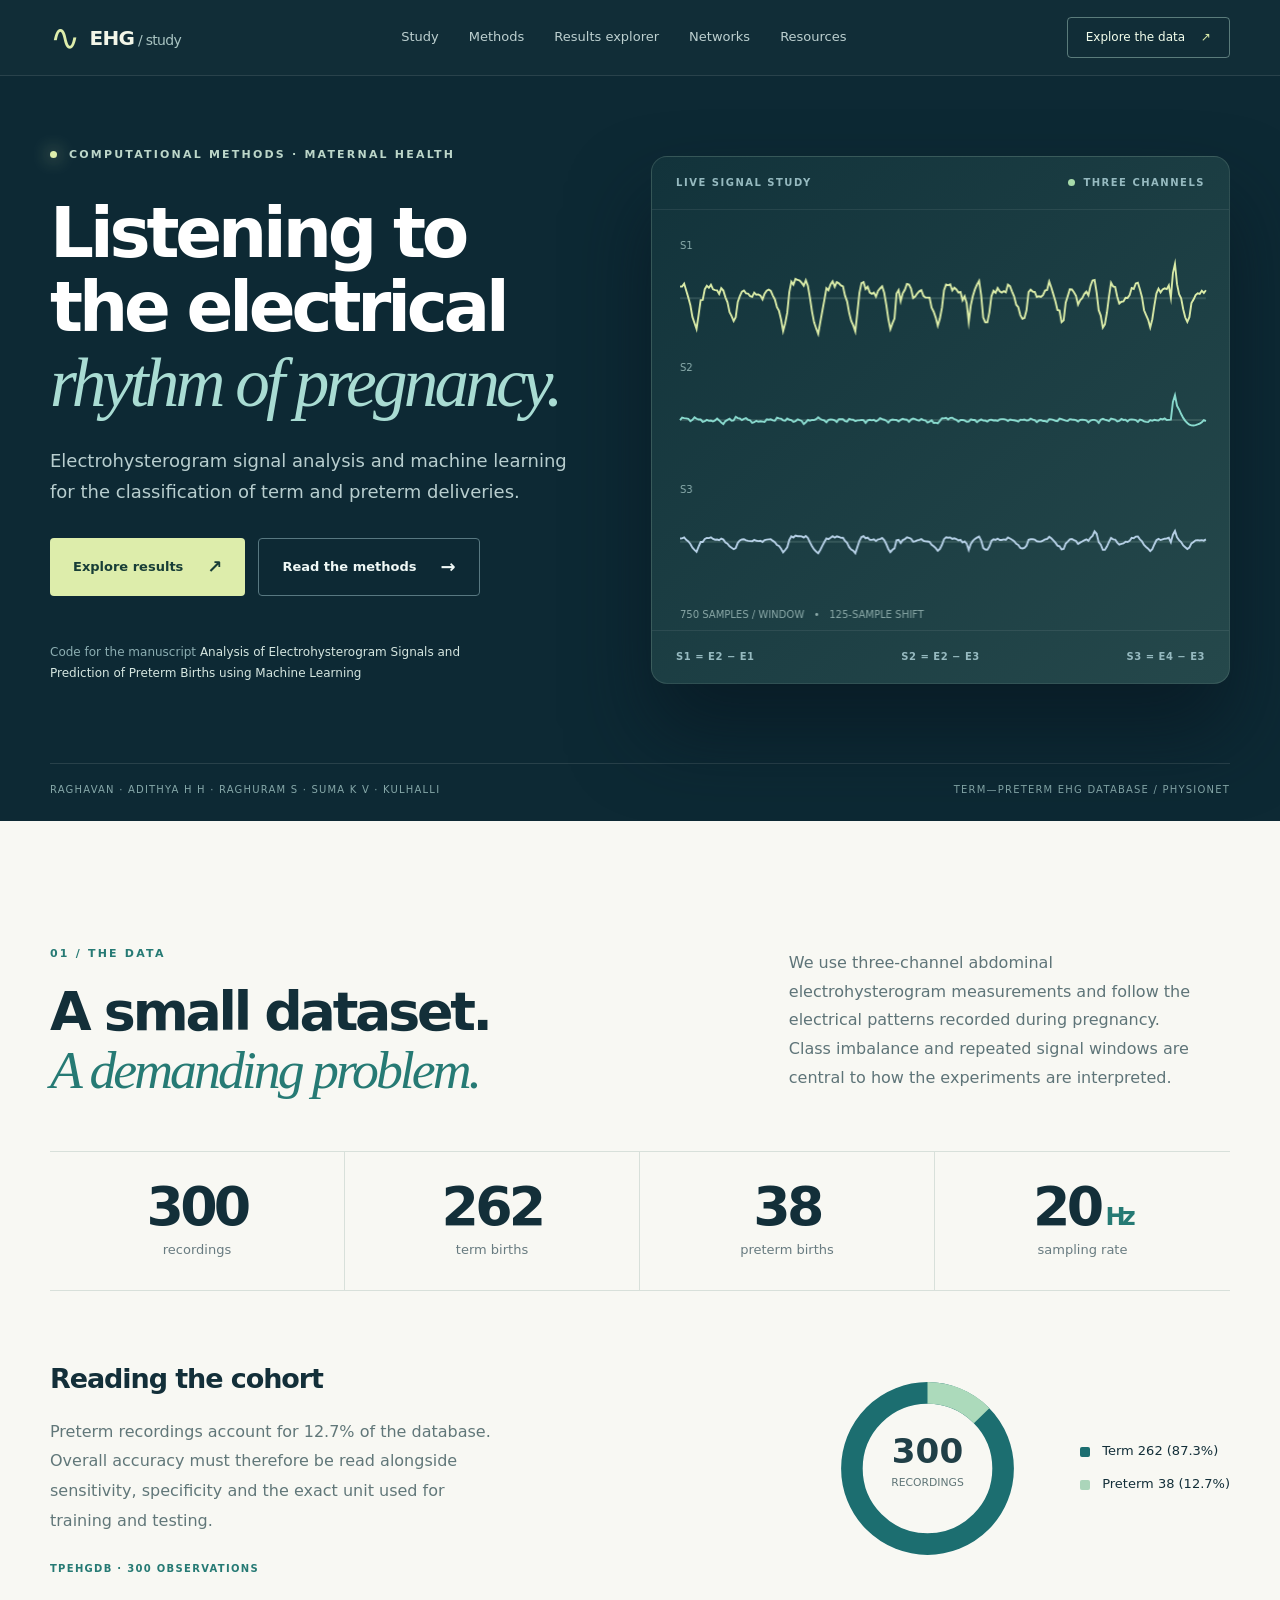
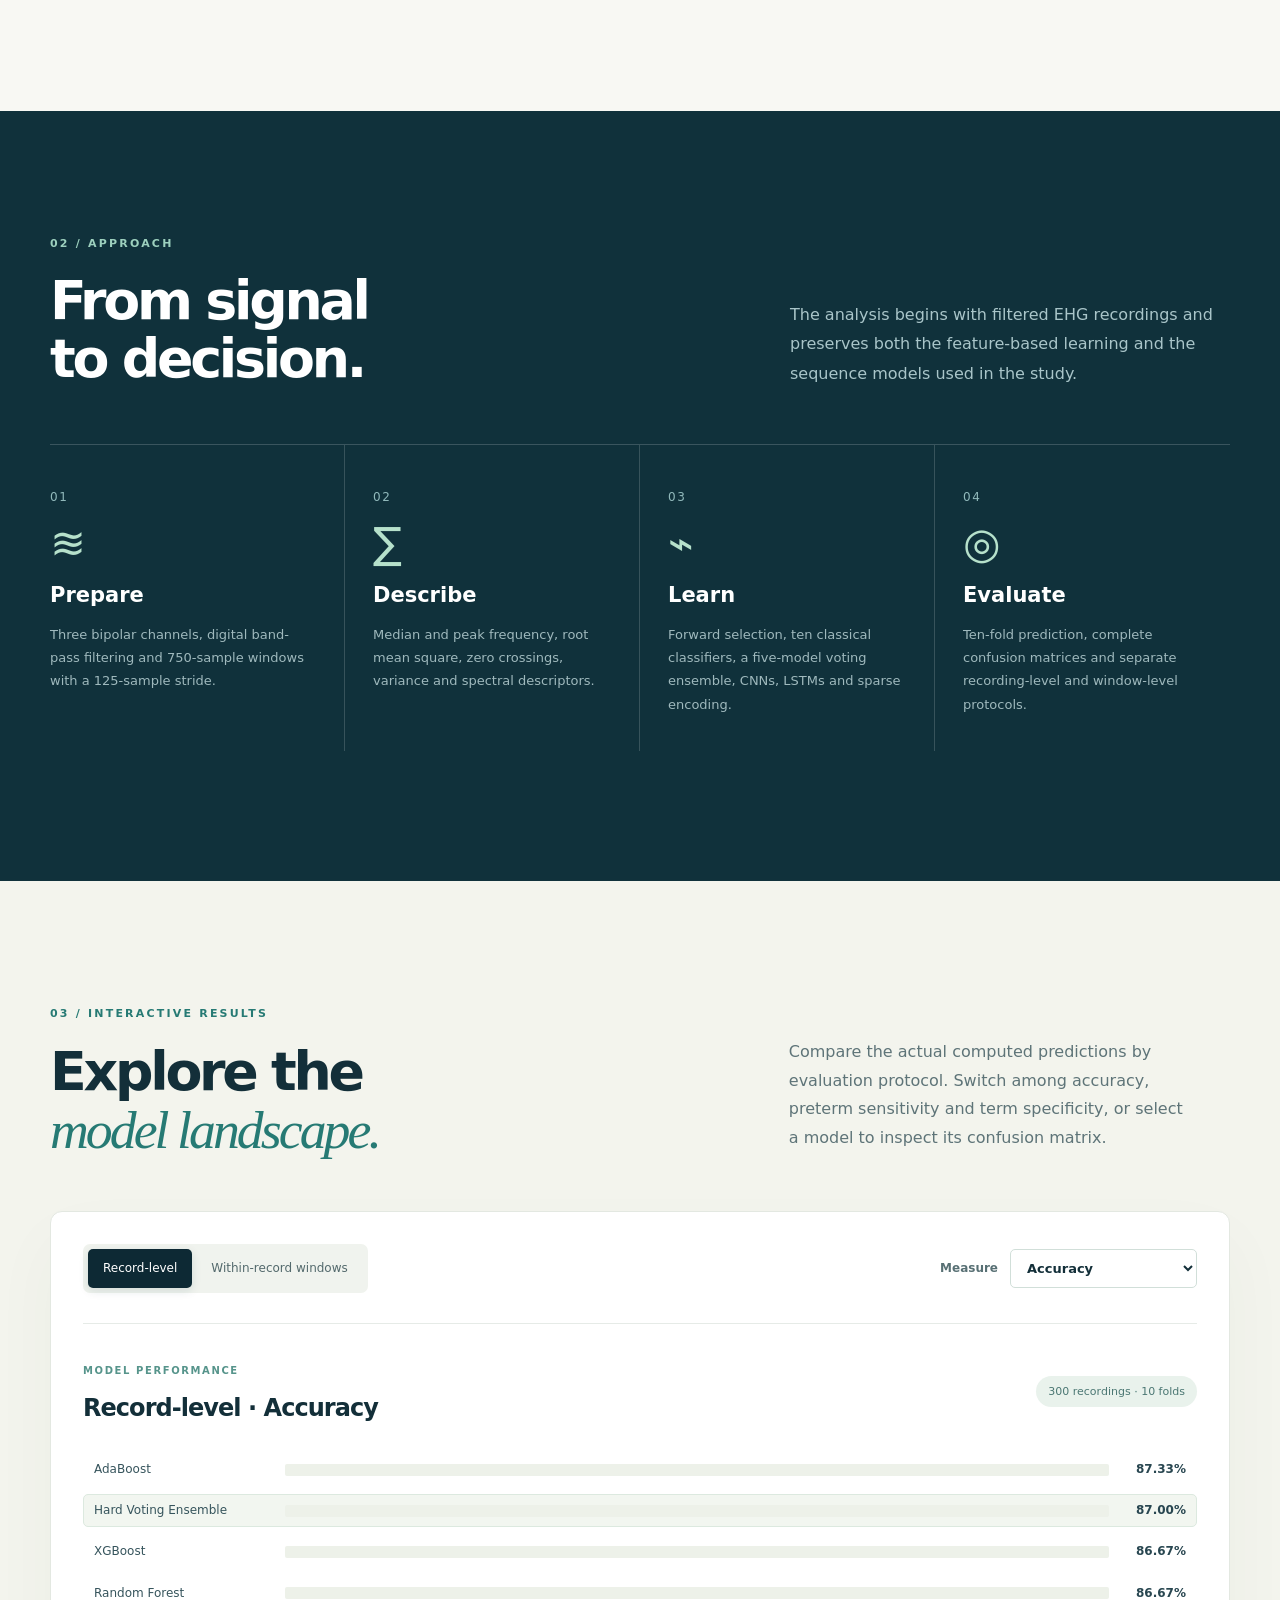
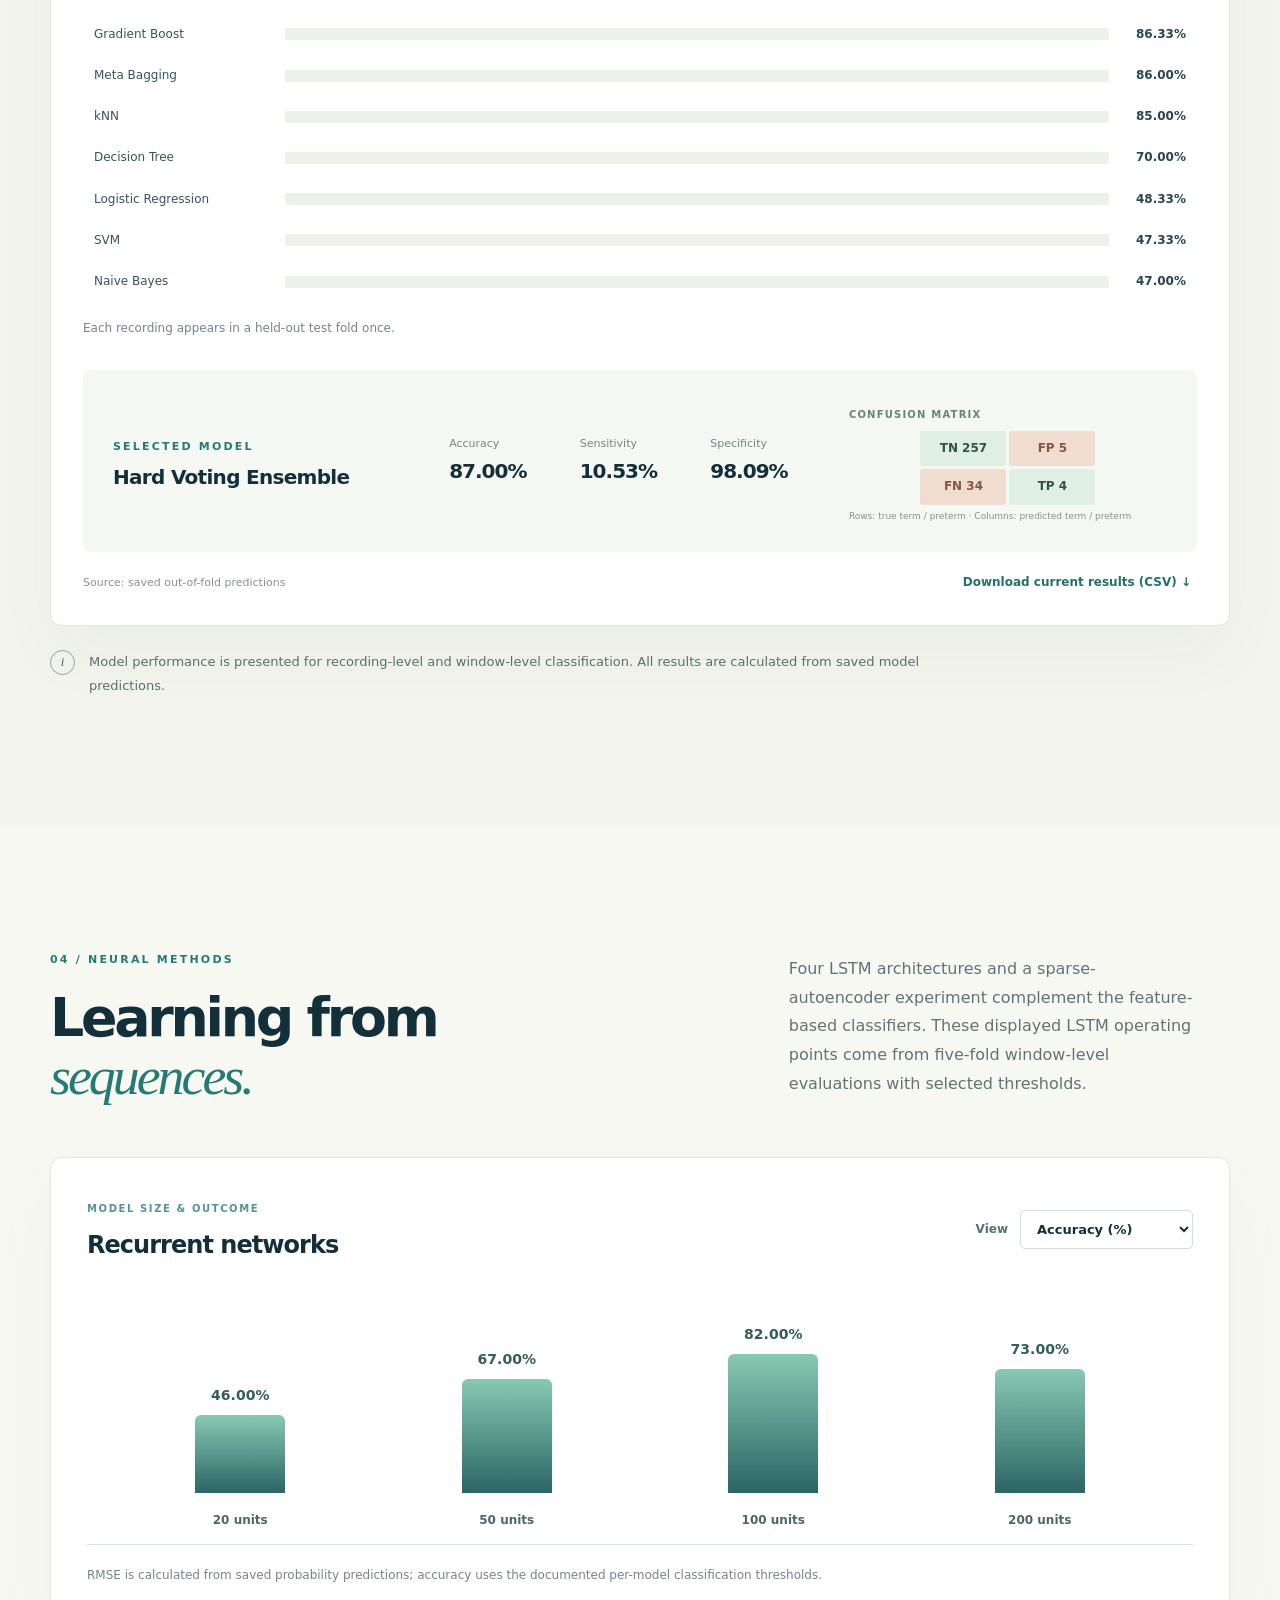
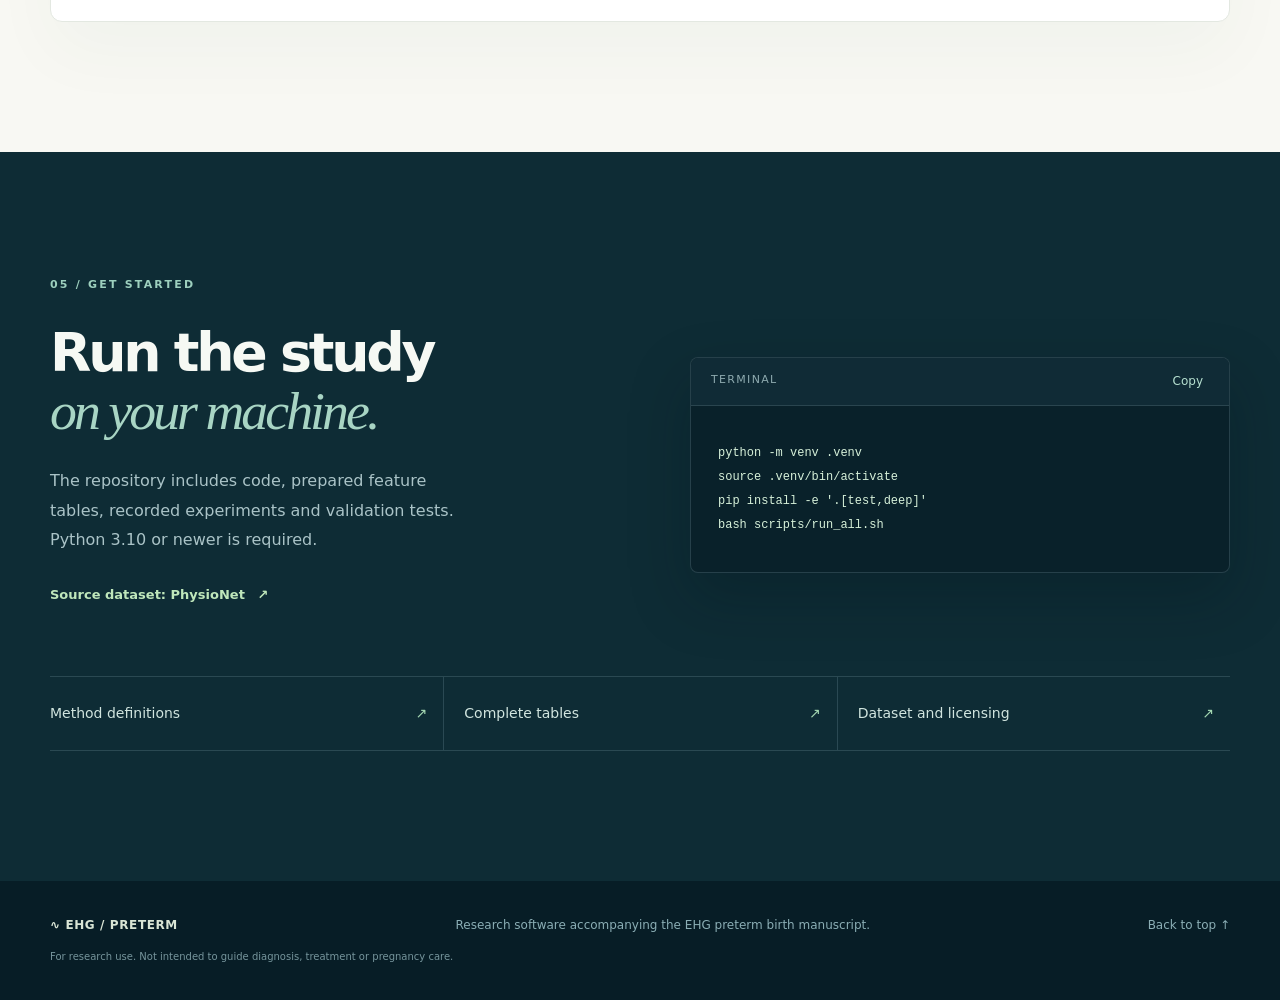
<file: docs/index.html>
<!doctype html>
<html lang="en">
<head>
  <meta charset="utf-8" />
  <meta name="viewport" content="width=device-width,initial-scale=1" />
  <meta name="theme-color" content="#0d2934" />
  <meta name="description" content="Methods, signal examples, and interactive results for electrohysterogram-based term and preterm birth classification." />
  <title>EHG / Preterm Birth — Paper & Code</title>
  <link rel="stylesheet" href="assets/site.css" />
</head>
<body>
 <div class="progress" id="scroll-progress" aria-hidden="true"></div>
 <header class="header" id="top">
  <div class="layout nav-inner"><a class="mark" href="#top" aria-label="EHG study home"><span class="mark-icon">∿</span><span>EHG<span class="muted-mark"> / study</span></span></a>
   <nav aria-label="Main navigation"><a href="#about">Study</a><a href="#method">Methods</a><a href="#explorer">Results explorer</a><a href="#neural">Networks</a><a href="#resources">Resources</a></nav>
   <a class="nav-cta" href="#explorer">Explore the data <span aria-hidden="true">↗</span></a>
  </div>
 </header>
 <main>
 <section class="hero">
  <div class="layout hero-grid">
   <div class="hero-copy">
     <span class="kicker"><span class="dot"></span> COMPUTATIONAL METHODS · MATERNAL HEALTH</span>
     <h1>Listening to the electrical <em>rhythm of pregnancy.</em></h1>
     <p>Electrohysterogram signal analysis and machine learning for the classification of term and preterm deliveries.</p>
     <div class="hero-ctas"><a class="btn btn-primary" href="#explorer">Explore results <span>↗</span></a><a class="btn btn-outline" href="#method">Read the methods <span>→</span></a></div>
     <p class="hero-credit">Code for the manuscript <strong>Analysis of Electrohysterogram Signals and Prediction of Preterm Births using Machine Learning</strong></p>
   </div>
   <div class="hero-art" aria-label="Three-channel EHG waveform"><div class="art-top"><span>LIVE SIGNAL STUDY</span><span class="art-live"><i></i> THREE CHANNELS</span></div><canvas id="hero-canvas" width="700" height="450" role="img" aria-label="Electrohysterogram waveform visualization"></canvas><div class="art-bottom"><span>S1 = E2 − E1</span><span>S2 = E2 − E3</span><span>S3 = E4 − E3</span></div></div>
  </div>
  <div class="layout hero-bottom"><span>RAGHAVAN · ADITHYA H H · RAGHURAM S · SUMA K V · KULHALLI</span><span>TERM—PRETERM EHG DATABASE / PHYSIONET</span></div>
 </section>
 <section class="section light" id="about">
  <div class="layout">
   <div class="section-heading"><div><span class="eyebrow">01 / THE DATA</span><h2>A small dataset.<br/><em>A demanding problem.</em></h2></div><p>We use three-channel abdominal electrohysterogram measurements and follow the electrical patterns recorded during pregnancy. Class imbalance and repeated signal windows are central to how the experiments are interpreted.</p></div>
   <div class="stats"><div><strong>300</strong><span>recordings</span></div><div><strong>262</strong><span>term births</span></div><div><strong>38</strong><span>preterm births</span></div><div><strong>20<span class="unit">Hz</span></strong><span>sampling rate</span></div></div>
   <div class="data-row"><div class="data-copy"><h3>Reading the cohort</h3><p>Preterm recordings account for 12.7% of the database. Overall accuracy must therefore be read alongside sensitivity, specificity and the exact unit used for training and testing.</p><span class="caption-tag">TPEHGDB · 300 OBSERVATIONS</span></div><div class="donut-wrap"><svg id="cohort-ring" viewBox="0 0 250 250" role="img" aria-label="Proportion of term and preterm recordings"></svg><div class="cohort-legend"><span><i class="legend-square term"></i>Term 262 (87.3%)</span><span><i class="legend-square preterm"></i>Preterm 38 (12.7%)</span></div></div></div>
  </div>
 </section>
 <section class="section dark" id="method">
  <div class="layout"><span class="eyebrow light-label">02 / APPROACH</span><div class="method-head"><h2>From signal<br/>to decision.</h2><p>The analysis begins with filtered EHG recordings and preserves both the feature-based learning and the sequence models used in the study.</p></div>
  <div class="steps">
   <article><span class="step-no">01</span><div class="step-icon">≋</div><h3>Prepare</h3><p>Three bipolar channels, digital band-pass filtering and 750-sample windows with a 125-sample stride.</p></article>
   <article><span class="step-no">02</span><div class="step-icon">∑</div><h3>Describe</h3><p>Median and peak frequency, root mean square, zero crossings, variance and spectral descriptors.</p></article>
   <article><span class="step-no">03</span><div class="step-icon">⌁</div><h3>Learn</h3><p>Forward selection, ten classical classifiers, a five-model voting ensemble, CNNs, LSTMs and sparse encoding.</p></article>
   <article><span class="step-no">04</span><div class="step-icon">◎</div><h3>Evaluate</h3><p>Ten-fold prediction, complete confusion matrices and separate recording-level and window-level protocols.</p></article>
  </div></div>
 </section>
 <section class="section paper explorer" id="explorer">
  <div class="layout">
   <div class="section-heading"><div><span class="eyebrow">03 / INTERACTIVE RESULTS</span><h2>Explore the<br/><em>model landscape.</em></h2></div><p>Compare the actual computed predictions by evaluation protocol. Switch among accuracy, preterm sensitivity and term specificity, or select a model to inspect its confusion matrix.</p></div>
   <div class="explorer-card">
     <div class="explorer-toolbar"><div class="segmented" role="group" aria-label="Evaluation protocol"><button class="active" type="button" data-protocol="record_models" aria-pressed="true">Record-level</button><button type="button" data-protocol="window_models" aria-pressed="false">Within-record windows</button></div><label class="metric-label">Measure <select id="metric"><option value="accuracy">Accuracy</option><option value="sensitivity">Preterm sensitivity</option><option value="specificity">Term specificity</option></select></label></div>
     <div class="chart-top"><div><span class="chart-kicker">MODEL PERFORMANCE</span><h3 id="plot-title">Record-level · Accuracy</h3></div><span class="context-badge" id="plot-context">300 recordings · 10 folds</span></div>
     <div class="model-chart" id="model-chart" role="group" aria-label="Interactive model comparison chart"></div>
     <p class="chart-caption" id="chart-caption">Each model is evaluated on 300 held-out recordings across ten folds.</p>
     <div class="selected-model"><div class="selected-title"><span class="eyebrow">SELECTED MODEL</span><h4 id="selected-name">Hard Voting Ensemble</h4></div><div class="selected-scores"><div><span>Accuracy</span><strong id="selected-accuracy">—</strong></div><div><span>Sensitivity</span><strong id="selected-sensitivity">—</strong></div><div><span>Specificity</span><strong id="selected-specificity">—</strong></div></div><div class="confusion"><span class="matrix-title">CONFUSION MATRIX</span><div class="matrix" id="matrix"></div><span class="matrix-caption">Rows: true term / preterm · Columns: predicted term / preterm</span></div></div>
     <div class="download-row"><span>Source: saved out-of-fold predictions</span><button id="export-data" type="button">Download current results (CSV) <span aria-hidden="true">↓</span></button></div>
   </div>
    <div class="protocol-note">
  <span class="note-sign">i</span>
  <p>Model performance is presented for recording-level and window-level classification. All results are calculated from saved model predictions.</p>
</div>
 </section>
 <section class="section light neural" id="neural"><div class="layout"><div class="section-heading"><div><span class="eyebrow">04 / NEURAL METHODS</span><h2>Learning from<br/><em>sequences.</em></h2></div><p>Four LSTM architectures and a sparse-autoencoder experiment complement the feature-based classifiers. These displayed LSTM operating points come from five-fold window-level evaluations with selected thresholds.</p></div>
  <div class="neural-card"><div class="neural-top"><div><span class="chart-kicker">MODEL SIZE & OUTCOME</span><h3>Recurrent networks</h3></div><label class="metric-label">View <select id="neural-metric"><option value="accuracy">Accuracy (%)</option><option value="rmse">Probability RMSE</option></select></label></div><div class="neural-bars" id="neural-chart"></div><p class="chart-caption">RMSE is calculated from saved probability predictions; accuracy uses the documented per-model classification thresholds.</p></div>
  </div></section>
 <section class="section resources" id="resources"><div class="layout"><span class="eyebrow light-label">05 / GET STARTED</span><div class="resource-grid"><div><h2>Run the study<br/><em>on your machine.</em></h2><p>The repository includes code, prepared feature tables, recorded experiments and validation tests. Python 3.10 or newer is required.</p><a class="text-link" href="https://physionet.org/content/tpehgdb/1.0.1/" target="_blank" rel="noreferrer">Source dataset: PhysioNet <span>↗</span></a></div><div class="code-card"><div class="code-top"><span>TERMINAL</span><button id="copy-commands" type="button" aria-label="Copy setup commands">Copy</button></div><pre id="setup-commands">python -m venv .venv
source .venv/bin/activate
pip install -e '.[test,deep]'
bash scripts/run_all.sh</pre></div></div><div class="resource-links"><a href="METHODS.md">Method definitions <span>↗</span></a><a href="RESULTS.md">Complete tables <span>↗</span></a><a href="DATA.md">Dataset and licensing <span>↗</span></a></div></div></section>
 </main>
 <footer><div class="layout footer-inner"><span class="footer-mark">∿ EHG / PRETERM</span><span>Research software accompanying the EHG preterm birth manuscript.</span><a href="#top">Back to top ↑</a></div><div class="layout footnote">For research use. Not intended to guide diagnosis, treatment or pregnancy care.</div></footer>
 <script type="application/json" id="research-data">{"record_models":[{"model":"AdaBoost","accuracy":87.3333,"sensitivity":0.0,"specificity":100.0,"tp":0,"tn":262,"fp":0,"fn":38},{"model":"Hard Voting Ensemble","accuracy":87.0,"sensitivity":10.5263,"specificity":98.0916,"tp":4,"tn":257,"fp":5,"fn":34},{"model":"XGBoost","accuracy":86.6667,"sensitivity":0.0,"specificity":99.2366,"tp":0,"tn":260,"fp":2,"fn":38},{"model":"Random Forest","accuracy":86.6667,"sensitivity":10.5263,"specificity":97.7099,"tp":4,"tn":256,"fp":6,"fn":34},{"model":"Gradient Boost","accuracy":86.3333,"sensitivity":2.6316,"specificity":98.4733,"tp":1,"tn":258,"fp":4,"fn":37},{"model":"Meta Bagging","accuracy":86.0,"sensitivity":13.1579,"specificity":96.5649,"tp":5,"tn":253,"fp":9,"fn":33},{"model":"kNN","accuracy":85.0,"sensitivity":0.0,"specificity":97.3282,"tp":0,"tn":255,"fp":7,"fn":38},{"model":"Decision Tree","accuracy":70.0,"sensitivity":39.4737,"specificity":74.4275,"tp":15,"tn":195,"fp":67,"fn":23},{"model":"Logistic Regression","accuracy":48.3333,"sensitivity":73.6842,"specificity":44.6565,"tp":28,"tn":117,"fp":145,"fn":10},{"model":"SVM","accuracy":47.3333,"sensitivity":68.4211,"specificity":44.2748,"tp":26,"tn":116,"fp":146,"fn":12},{"model":"Naive Bayes","accuracy":47.0,"sensitivity":63.1579,"specificity":44.6565,"tp":24,"tn":117,"fp":145,"fn":14}],"window_models":[{"model":"Gradient Boost","accuracy":99.9306,"sensitivity":99.4518,"specificity":100.0,"tp":907,"tn":6288,"fp":0,"fn":5},{"model":"XGBoost","accuracy":99.7361,"sensitivity":97.9167,"specificity":100.0,"tp":893,"tn":6288,"fp":0,"fn":19},{"model":"Hard Voting Ensemble","accuracy":99.3056,"sensitivity":94.5175,"specificity":100.0,"tp":862,"tn":6288,"fp":0,"fn":50},{"model":"Random Forest","accuracy":98.7361,"sensitivity":90.0219,"specificity":100.0,"tp":821,"tn":6288,"fp":0,"fn":91},{"model":"Meta Bagging","accuracy":97.5139,"sensitivity":80.3728,"specificity":100.0,"tp":733,"tn":6288,"fp":0,"fn":179},{"model":"Decision Tree","accuracy":96.9167,"sensitivity":79.8246,"specificity":99.3957,"tp":728,"tn":6250,"fp":38,"fn":184}],"unseen_window_models":[{"model":"Random Forest","accuracy":86.6667,"sensitivity":2.6316,"specificity":98.855,"tp":24,"tn":6216,"fp":72,"fn":888},{"model":"XGBoost","accuracy":86.6667,"sensitivity":0.0,"specificity":99.2366,"tp":0,"tn":6240,"fp":48,"fn":912},{"model":"Gradient Boost","accuracy":86.3333,"sensitivity":0.0,"specificity":98.855,"tp":0,"tn":6216,"fp":72,"fn":912},{"model":"Hard Voting Ensemble","accuracy":86.3333,"sensitivity":0.0,"specificity":98.855,"tp":0,"tn":6216,"fp":72,"fn":912},{"model":"Meta Bagging","accuracy":82.6667,"sensitivity":2.6316,"specificity":94.2748,"tp":24,"tn":5928,"fp":360,"fn":888},{"model":"Decision Tree","accuracy":81.0,"sensitivity":13.1579,"specificity":90.8397,"tp":120,"tn":5712,"fp":576,"fn":792}],"neural":[{"model":"LSTM20","accuracy":46.0,"rmse":0.5074},{"model":"LSTM50","accuracy":67.0,"rmse":0.4339},{"model":"LSTM100","accuracy":82.0,"rmse":0.2446},{"model":"LSTM200","accuracy":73.0,"rmse":0.3197},{"model":"Sparse AE","accuracy":90.1944,"rmse":0.2534}],"classes":[{"name":"Term","count":262},{"name":"Preterm","count":38}],"metadata":{"n_recordings":300,"n_windows":7200,"folds":10,"sampling_hz":20},"trace_a":[0.0141,0.6793,0.9267,0.3784,0.1115,-0.0021,-0.2984,-0.5229,-0.6404,-0.5144,-0.1312,-0.0373,0.0856,0.132,0.1151,0.202,0.1416,0.2154,0.3159,0.3128,0.3947,0.208,0.0193,-0.1893,-0.5059,-0.669,-0.8305,-0.4504,-0.0531,-0.0447,0.243,0.3377,0.2799,0.3659,0.2388,0.217,0.2101,0.1159,0.2702,0.2066,0.0224,-0.1098,-0.38,-0.482,-0.6189,-0.5141,-0.0994,0.0541,0.1756,0.2092,0.1305,0.1225,0.0555,0.0372,0.1507,0.0919,0.1017,0.0687,-0.0355,0.1236,0.2045,0.2347,0.1965,0.0674,-0.0343,-0.2428,-0.3435,-0.5751,-0.8887,-0.6808,-0.3905,0.1648,0.4482,0.3673,0.5229,0.4929,0.4783,0.4151,0.3347,0.4863,0.3327,0.0064,-0.3626,-0.6519,-0.8125,-0.9635,-0.653,-0.3448,-0.0448,0.2731,0.2175,0.3719,0.4585,0.3099,0.4335,0.4038,0.3467,0.3199,0.0684,-0.0855,-0.3897,-0.614,-0.7361,-0.8973,-0.3849,0.1446,0.4089,0.435,0.2449,0.3056,0.1511,0.1183,0.1521,0.0406,0.1967,0.2628,0.3213,0.1472,-0.1769,-0.5581,-0.8371,-0.6801,-0.5512,0.1247,0.2177,-0.0826,0.1305,0.2284,0.3879,0.3693,0.2586,0.0039,0.0458,0.1257,0.1846,0.2179,0.064,0.0148,0.0158,0.0129,-0.2544,-0.3658,-0.5251,-0.7432,-0.5511,-0.2557,0.2161,0.3683,0.3481,0.374,0.207,0.2838,0.2375,0.1514,0.1693,-0.058,0.0499,-0.1318,-0.6408,-0.1918,0.0587,0.2373,0.3659,0.4669,0.0804,-0.5223,-0.65,-0.6528,-0.3826,0.0554,0.2001,0.1425,0.2747,0.1845,0.152,0.1922,0.1573,0.3671,0.3263,0.1795,0.0458,-0.1759,-0.244,-0.4562,-0.5593,-0.5344,-0.3281,0.1652,0.2303,0.1793,0.1691,0.0323,0.0533,0.0366,0.0822,0.2049,0.2237,0.4476,0.2909,0.1039,-0.0836,-0.3196,-0.3357,-0.6481,-0.5998,-0.121,0.0557,0.2414,0.2356,0.1593,0.0649,-0.1728,-0.0558,-0.0026,0.1103,0.1759,0.0776,0.3301,0.4783,0.4924,0.1497,-0.3239,-0.4685,-0.7974,-0.7063,-0.3868,0.0521,0.4184,0.3178,0.3009,0.0395,-0.1448,-0.0959,-0.0877,0.0133,0.0085,0.0833,0.2748,0.2503,0.3975,0.42,0.2337,0.0275,-0.3255,-0.4602,-0.5854,-0.7934,-0.568,-0.198,0.1289,0.2595,0.1564,0.2352,0.2674,0.2445,0.3447],"trace_b":[0.0107,0.6789,0.9316,0.5329,0.3974,0.2224,0.0792,-0.0299,-0.1107,-0.174,-0.202,-0.2075,-0.1935,-0.1681,-0.1351,-0.0808,-0.0035,-0.0419,-0.005,0.0874,0.0694,0.0618,0.0468,-0.0452,0.0052,0.1007,0.0462,0.0182,0.0164,-0.074,-0.046,0.0043,-0.0322,-0.0205,-0.0559,-0.0171,0.0552,-0.0165,-0.0918,-0.1518,-0.04,0.007,0.047,-0.027,-0.0155,0.1217,0.0729,0.0579,-0.005,0.0382,0.0687,0.0071,-0.0168,-0.1118,-0.0814,-0.0302,-0.0665,-0.0485,-0.0624,-0.0769,0.0228,0.0106,0.0258,-0.0147,-0.0261,0.0892,0.0606,0.051,-0.0124,-0.0264,0.0558,0.0086,-0.0013,-0.0708,-0.0435,0.0259,-0.0063,-0.0345,-0.1534,-0.0843,0.0048,-0.0245,0.0024,-0.0053,0.032,0.1017,0.0358,0.0054,-0.0172,-0.0888,0.0038,0.0196,0.0153,-0.0101,-0.0752,0.0284,0.0295,0.0294,-0.0399,-0.0626,0.0411,0.0134,0.0105,-0.0457,-0.0131,-0.0139,0.0035,-0.0061,-0.1089,-0.012,0.0075,-0.0142,0.0063,-0.053,-0.0098,0.0702,0.0322,0.0097,-0.0253,-0.1007,-0.0096,0.0175,0.0054,0.0007,-0.0568,0.0078,0.0438,0.0171,0.0112,-0.0686,0.0163,0.0552,0.0346,-0.0034,-0.0278,0.042,-0.0048,-0.0137,-0.0977,-0.0583,-0.0114,-0.1084,-0.1008,-0.1256,-0.0309,0.0653,0.0598,0.0805,0.0191,0.0817,0.0877,0.0306,0.0082,-0.0638,-0.002,0.0019,-0.0137,-0.0692,-0.0571,0.0272,0.0017,-0.0012,-0.0819,-0.0231,0.0205,-0.0239,-0.0218,-0.0618,0.0027,0.009,-0.0166,-0.0125,-0.0379,0.0232,0.0317,0.0342,0.0182,-0.0395,0.0176,-0.0014,-0.0083,-0.0276,-0.0644,0.0128,0.0054,0.0199,-0.0209,-0.0126,0.0554,0.0149,-0.0064,-0.0813,-0.0179,-0.0041,-0.0385,-0.0397,-0.0705,0.0316,0.0233,0.0069,-0.0299,-0.0452,0.0537,0.0303,0.0023,-0.0245,-0.0369,0.0317,0.0204,0.0115,-0.0059,-0.0608,0.0053,0.0087,0.0049,-0.0099,-0.0914,-0.0197,0.0056,0.0059,-0.0254,-0.111,0.0118,0.0464,0.0129,-0.0078,-0.0403,0.05,0.033,0.0151,-0.0514,-0.0325,0.0396,0.0027,0.0127,-0.0523,0.0134,0.0232,0.0141,-0.0035,-0.0694,0.0152,-0.0072,-0.0495,-0.0713,-0.0786,-0.0046,-0.0311,0.0063,-0.0113,-0.0184,0.0471,0.0233,0.0583,0.0003,0.0035]}</script>
 <script defer src="assets/site.js"></script>
</body>
</html>
</file>
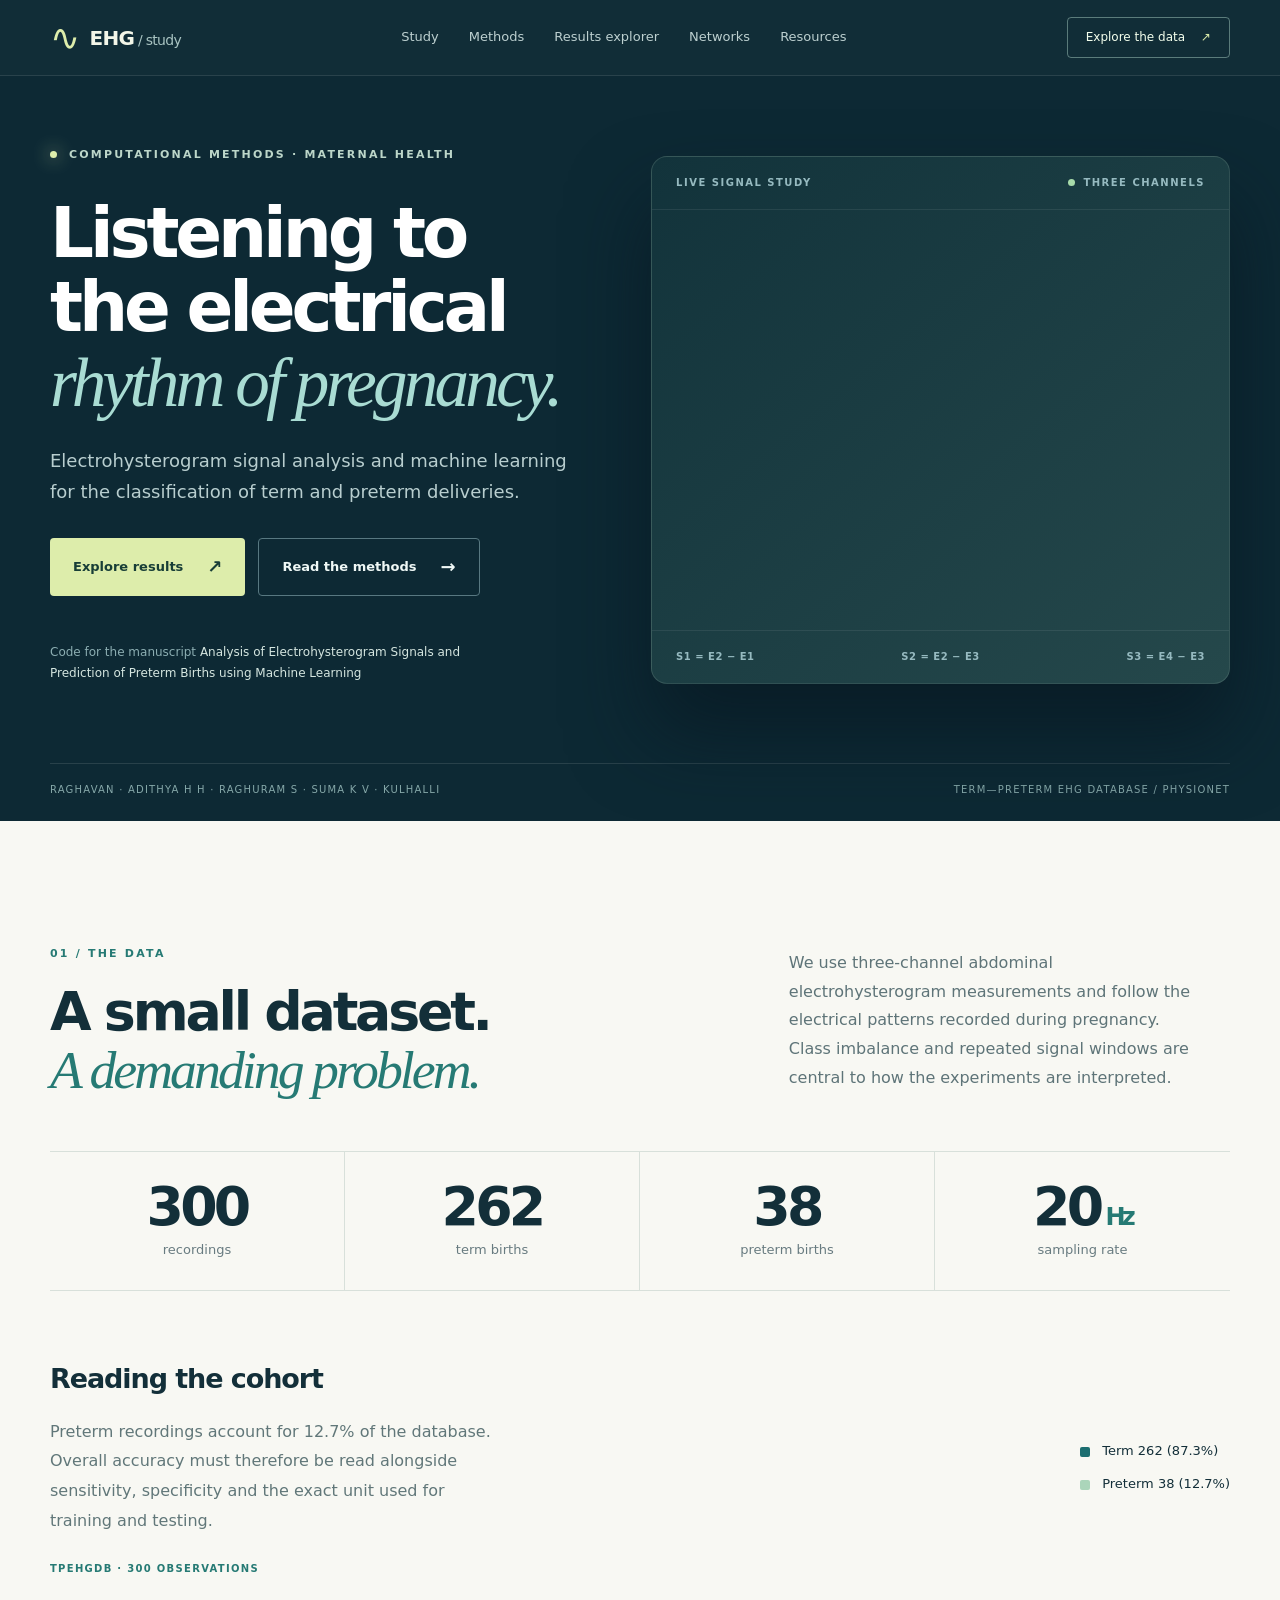
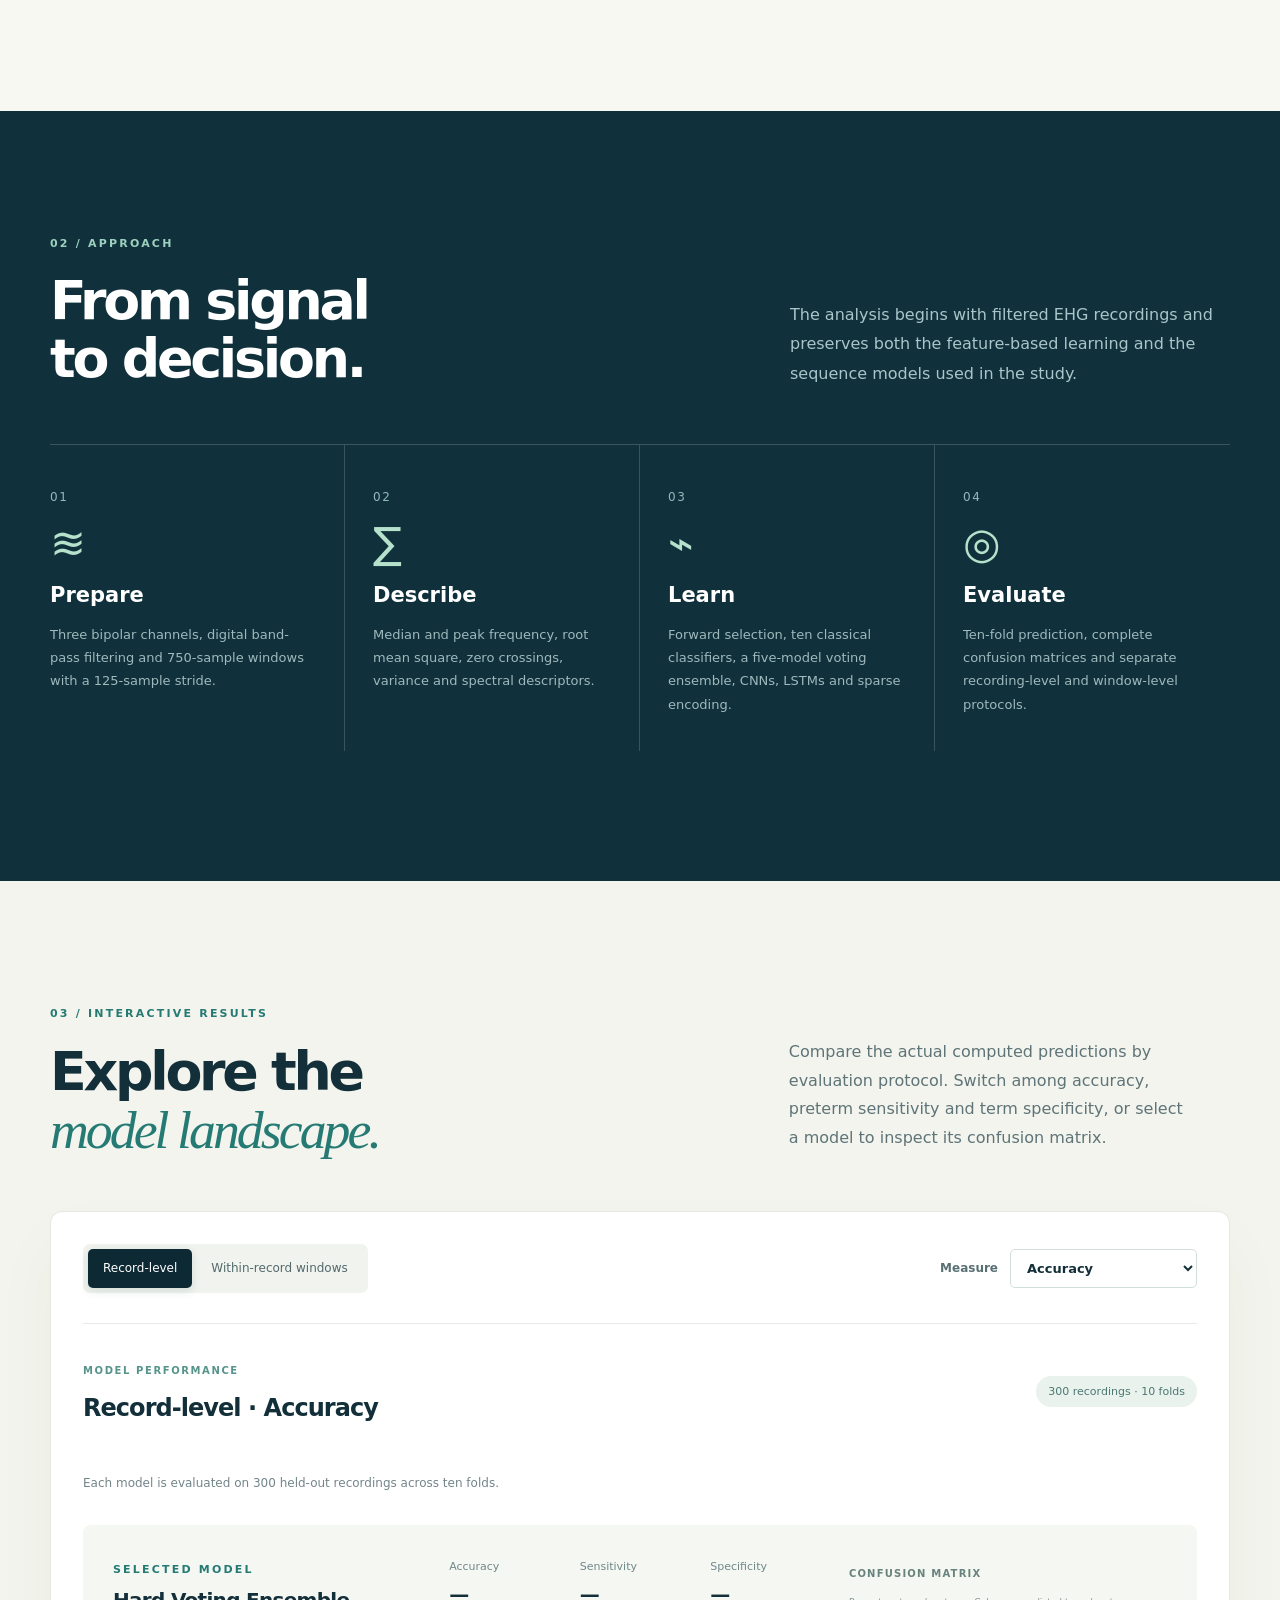
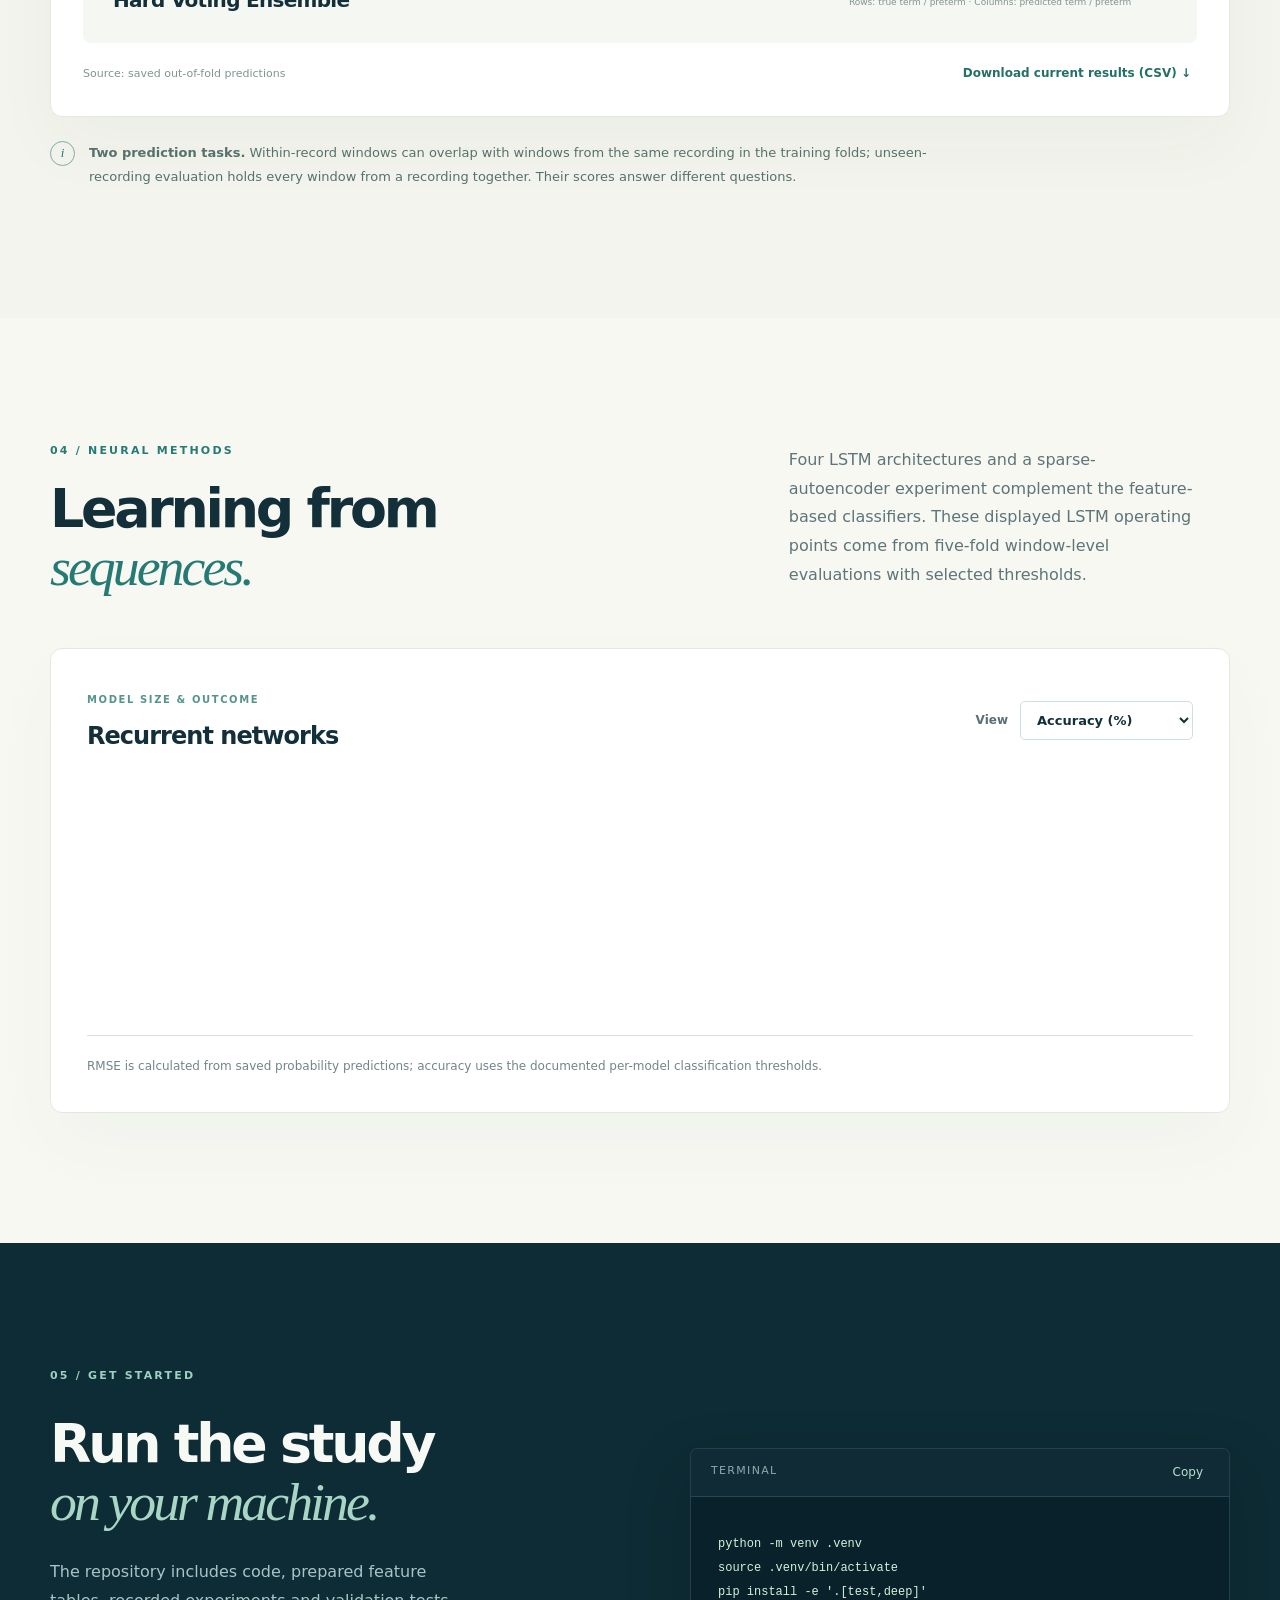
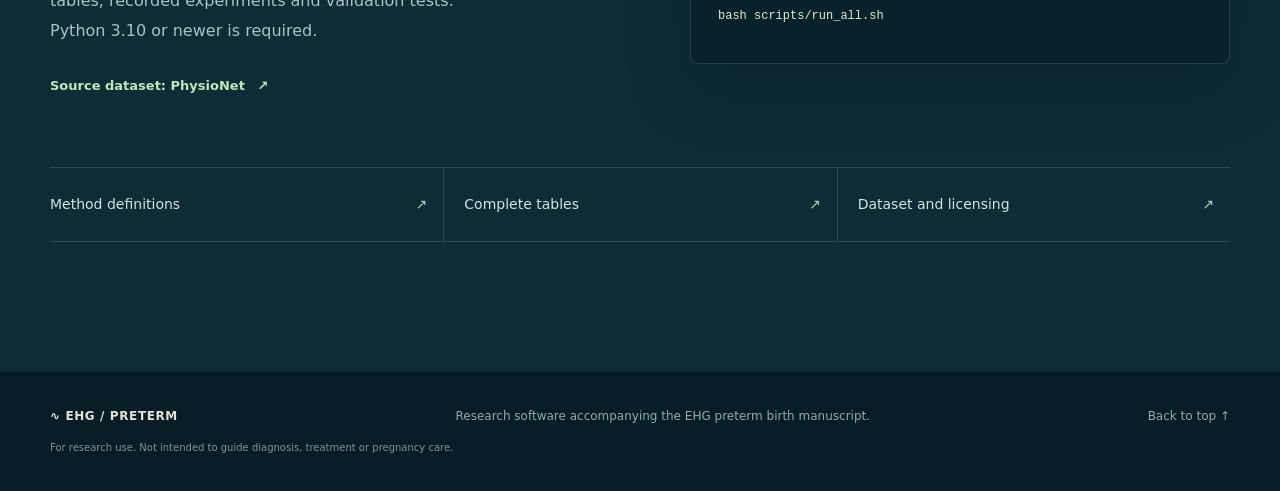
<file: docs/site.template.html>
<!doctype html>
<html lang="en">
<head>
  <meta charset="utf-8" />
  <meta name="viewport" content="width=device-width,initial-scale=1" />
  <meta name="theme-color" content="#0d2934" />
  <meta name="description" content="Methods, signal examples, and interactive results for electrohysterogram-based term and preterm birth classification." />
  <title>EHG / Preterm Birth — Paper & Code</title>
  <link rel="stylesheet" href="assets/site.css" />
</head>
<body>
 <div class="progress" id="scroll-progress" aria-hidden="true"></div>
 <header class="header" id="top">
  <div class="layout nav-inner"><a class="mark" href="#top" aria-label="EHG study home"><span class="mark-icon">∿</span><span>EHG<span class="muted-mark"> / study</span></span></a>
   <nav aria-label="Main navigation"><a href="#about">Study</a><a href="#method">Methods</a><a href="#explorer">Results explorer</a><a href="#neural">Networks</a><a href="#resources">Resources</a></nav>
   <a class="nav-cta" href="#explorer">Explore the data <span aria-hidden="true">↗</span></a>
  </div>
 </header>
 <main>
 <section class="hero">
  <div class="layout hero-grid">
   <div class="hero-copy">
     <span class="kicker"><span class="dot"></span> COMPUTATIONAL METHODS · MATERNAL HEALTH</span>
     <h1>Listening to the electrical <em>rhythm of pregnancy.</em></h1>
     <p>Electrohysterogram signal analysis and machine learning for the classification of term and preterm deliveries.</p>
     <div class="hero-ctas"><a class="btn btn-primary" href="#explorer">Explore results <span>↗</span></a><a class="btn btn-outline" href="#method">Read the methods <span>→</span></a></div>
     <p class="hero-credit">Code for the manuscript <strong>Analysis of Electrohysterogram Signals and Prediction of Preterm Births using Machine Learning</strong></p>
   </div>
   <div class="hero-art" aria-label="Three-channel EHG waveform"><div class="art-top"><span>LIVE SIGNAL STUDY</span><span class="art-live"><i></i> THREE CHANNELS</span></div><canvas id="hero-canvas" width="700" height="450" role="img" aria-label="Electrohysterogram waveform visualization"></canvas><div class="art-bottom"><span>S1 = E2 − E1</span><span>S2 = E2 − E3</span><span>S3 = E4 − E3</span></div></div>
  </div>
  <div class="layout hero-bottom"><span>RAGHAVAN · ADITHYA H H · RAGHURAM S · SUMA K V · KULHALLI</span><span>TERM—PRETERM EHG DATABASE / PHYSIONET</span></div>
 </section>
 <section class="section light" id="about">
  <div class="layout">
   <div class="section-heading"><div><span class="eyebrow">01 / THE DATA</span><h2>A small dataset.<br/><em>A demanding problem.</em></h2></div><p>We use three-channel abdominal electrohysterogram measurements and follow the electrical patterns recorded during pregnancy. Class imbalance and repeated signal windows are central to how the experiments are interpreted.</p></div>
   <div class="stats"><div><strong>300</strong><span>recordings</span></div><div><strong>262</strong><span>term births</span></div><div><strong>38</strong><span>preterm births</span></div><div><strong>20<span class="unit">Hz</span></strong><span>sampling rate</span></div></div>
   <div class="data-row"><div class="data-copy"><h3>Reading the cohort</h3><p>Preterm recordings account for 12.7% of the database. Overall accuracy must therefore be read alongside sensitivity, specificity and the exact unit used for training and testing.</p><span class="caption-tag">TPEHGDB · 300 OBSERVATIONS</span></div><div class="donut-wrap"><svg id="cohort-ring" viewBox="0 0 250 250" role="img" aria-label="Proportion of term and preterm recordings"></svg><div class="cohort-legend"><span><i class="legend-square term"></i>Term 262 (87.3%)</span><span><i class="legend-square preterm"></i>Preterm 38 (12.7%)</span></div></div></div>
  </div>
 </section>
 <section class="section dark" id="method">
  <div class="layout"><span class="eyebrow light-label">02 / APPROACH</span><div class="method-head"><h2>From signal<br/>to decision.</h2><p>The analysis begins with filtered EHG recordings and preserves both the feature-based learning and the sequence models used in the study.</p></div>
  <div class="steps">
   <article><span class="step-no">01</span><div class="step-icon">≋</div><h3>Prepare</h3><p>Three bipolar channels, digital band-pass filtering and 750-sample windows with a 125-sample stride.</p></article>
   <article><span class="step-no">02</span><div class="step-icon">∑</div><h3>Describe</h3><p>Median and peak frequency, root mean square, zero crossings, variance and spectral descriptors.</p></article>
   <article><span class="step-no">03</span><div class="step-icon">⌁</div><h3>Learn</h3><p>Forward selection, ten classical classifiers, a five-model voting ensemble, CNNs, LSTMs and sparse encoding.</p></article>
   <article><span class="step-no">04</span><div class="step-icon">◎</div><h3>Evaluate</h3><p>Ten-fold prediction, complete confusion matrices and separate recording-level and window-level protocols.</p></article>
  </div></div>
 </section>
 <section class="section paper explorer" id="explorer">
  <div class="layout">
   <div class="section-heading"><div><span class="eyebrow">03 / INTERACTIVE RESULTS</span><h2>Explore the<br/><em>model landscape.</em></h2></div><p>Compare the actual computed predictions by evaluation protocol. Switch among accuracy, preterm sensitivity and term specificity, or select a model to inspect its confusion matrix.</p></div>
   <div class="explorer-card">
     <div class="explorer-toolbar"><div class="segmented" role="group" aria-label="Evaluation protocol"><button class="active" type="button" data-protocol="record_models" aria-pressed="true">Record-level</button><button type="button" data-protocol="window_models" aria-pressed="false">Within-record windows</button></div><label class="metric-label">Measure <select id="metric"><option value="accuracy">Accuracy</option><option value="sensitivity">Preterm sensitivity</option><option value="specificity">Term specificity</option></select></label></div>
     <div class="chart-top"><div><span class="chart-kicker">MODEL PERFORMANCE</span><h3 id="plot-title">Record-level · Accuracy</h3></div><span class="context-badge" id="plot-context">300 recordings · 10 folds</span></div>
     <div class="model-chart" id="model-chart" role="group" aria-label="Interactive model comparison chart"></div>
     <p class="chart-caption" id="chart-caption">Each model is evaluated on 300 held-out recordings across ten folds.</p>
     <div class="selected-model"><div class="selected-title"><span class="eyebrow">SELECTED MODEL</span><h4 id="selected-name">Hard Voting Ensemble</h4></div><div class="selected-scores"><div><span>Accuracy</span><strong id="selected-accuracy">—</strong></div><div><span>Sensitivity</span><strong id="selected-sensitivity">—</strong></div><div><span>Specificity</span><strong id="selected-specificity">—</strong></div></div><div class="confusion"><span class="matrix-title">CONFUSION MATRIX</span><div class="matrix" id="matrix"></div><span class="matrix-caption">Rows: true term / preterm · Columns: predicted term / preterm</span></div></div>
     <div class="download-row"><span>Source: saved out-of-fold predictions</span><button id="export-data" type="button">Download current results (CSV) <span aria-hidden="true">↓</span></button></div>
   </div>
     <div class="protocol-note"><span class="note-sign">i</span><p><strong>Two prediction tasks.</strong> Within-record windows can overlap with windows from the same recording in the training folds; unseen-recording evaluation holds every window from a recording together. Their scores answer different questions.</p></div>
  </div>
 </section>
 <section class="section light neural" id="neural"><div class="layout"><div class="section-heading"><div><span class="eyebrow">04 / NEURAL METHODS</span><h2>Learning from<br/><em>sequences.</em></h2></div><p>Four LSTM architectures and a sparse-autoencoder experiment complement the feature-based classifiers. These displayed LSTM operating points come from five-fold window-level evaluations with selected thresholds.</p></div>
  <div class="neural-card"><div class="neural-top"><div><span class="chart-kicker">MODEL SIZE & OUTCOME</span><h3>Recurrent networks</h3></div><label class="metric-label">View <select id="neural-metric"><option value="accuracy">Accuracy (%)</option><option value="rmse">Probability RMSE</option></select></label></div><div class="neural-bars" id="neural-chart"></div><p class="chart-caption">RMSE is calculated from saved probability predictions; accuracy uses the documented per-model classification thresholds.</p></div>
  </div></section>
 <section class="section resources" id="resources"><div class="layout"><span class="eyebrow light-label">05 / GET STARTED</span><div class="resource-grid"><div><h2>Run the study<br/><em>on your machine.</em></h2><p>The repository includes code, prepared feature tables, recorded experiments and validation tests. Python 3.10 or newer is required.</p><a class="text-link" href="https://physionet.org/content/tpehgdb/1.0.1/" target="_blank" rel="noreferrer">Source dataset: PhysioNet <span>↗</span></a></div><div class="code-card"><div class="code-top"><span>TERMINAL</span><button id="copy-commands" type="button" aria-label="Copy setup commands">Copy</button></div><pre id="setup-commands">python -m venv .venv
source .venv/bin/activate
pip install -e '.[test,deep]'
bash scripts/run_all.sh</pre></div></div><div class="resource-links"><a href="METHODS.md">Method definitions <span>↗</span></a><a href="RESULTS.md">Complete tables <span>↗</span></a><a href="DATA.md">Dataset and licensing <span>↗</span></a></div></div></section>
 </main>
 <footer><div class="layout footer-inner"><span class="footer-mark">∿ EHG / PRETERM</span><span>Research software accompanying the EHG preterm birth manuscript.</span><a href="#top">Back to top ↑</a></div><div class="layout footnote">For research use. Not intended to guide diagnosis, treatment or pregnancy care.</div></footer>
 <script type="application/json" id="research-data">__EMBEDDED_DATA__</script>
 <script defer src="assets/site.js"></script>
</body>
</html>
</file>
<file: docs/assets/site.css>
:root{--night:#0d2934;--night2:#143741;--ink:#132f39;--text:#344e56;--sea:#267a74;--mint:#a4ddd0;--lime:#ddedab;--cream:#f8f8f3;--paper:#f3f4ed;--border:#d8e0da;--muted:#6c8288;--font:ui-sans-serif,system-ui,-apple-system,BlinkMacSystemFont,"Segoe UI",sans-serif}*{box-sizing:border-box}html{scroll-behavior:smooth;scroll-padding-top:85px}body{margin:0;font:16px/1.6 var(--font);color:var(--ink);background:var(--cream);-webkit-font-smoothing:antialiased}a{color:inherit;text-decoration:none}button,select{font:inherit}button{cursor:pointer}.layout{width:min(1180px,calc(100% - 68px));margin:auto}.progress{position:fixed;top:0;left:0;height:3px;z-index:99;background:#acdcbf;width:0;pointer-events:none}.header{height:76px;position:sticky;top:0;z-index:50;background:rgba(13,41,52,.98);border-bottom:1px solid #ffffff1a;backdrop-filter:blur(15px)}.nav-inner{height:100%;display:flex;align-items:center;justify-content:space-between;gap:28px}.mark{font-size:20px;font-weight:760;letter-spacing:-.7px;color:#f3f6e8;display:flex;gap:10px;align-items:center;white-space:nowrap}.mark-icon{color:var(--lime);font-size:36px;font-weight:400;line-height:1}.muted-mark{font-size:14px;font-weight:500;color:#a9c4c2}.header nav{display:flex;gap:30px}.header nav a{font-size:13px;color:#bdd0d0;transition:color .2s}.header nav a:hover{color:#fff}.nav-cta{border:1px solid #a3c9bd80;color:#f4ffed;padding:10px 18px;border-radius:4px;font-size:12px;white-space:nowrap}.nav-cta span{margin-left:12px;color:var(--lime)}.hero{background:var(--night);color:white;overflow:hidden}.hero-grid{min-height:660px;display:grid;grid-template-columns:1fr 1.06fr;align-items:center;gap:55px;padding-top:70px;padding-bottom:80px}.hero-copy{max-width:570px}.kicker,.eyebrow{font-size:11px;letter-spacing:.2em;font-weight:750;color:var(--sea);text-transform:uppercase}.kicker{color:#bcd6c9;display:flex;gap:12px;align-items:center}.dot{width:7px;height:7px;background:var(--lime);border-radius:50%;box-shadow:0 0 18px var(--lime)}h1,h2,h3,h4,p{margin:0}h1,h2{letter-spacing:-.06em;line-height:1.08;font-weight:670}h1{font-size:clamp(50px,5.4vw,78px);margin:32px 0 24px}h1 em,h2 em{font-weight:430;color:#a9dcd3;font-family:Georgia,serif;letter-spacing:-.055em}h2{font-size:clamp(40px,4.2vw,62px)}h2 em{color:var(--sea)}.hero-copy>p:not(.hero-credit){font-size:18px;color:#b8cecf;max-width:530px;line-height:1.75}.hero-ctas{display:flex;flex-wrap:wrap;gap:13px;margin:30px 0 46px}.btn{padding:14px 23px;border-radius:4px;font-size:13px;font-weight:680;display:inline-flex;gap:24px;align-items:center;justify-content:space-between}.btn-primary{background:var(--lime);color:#183e37}.btn-outline{border:1px solid #587881;color:#eff8f6}.btn span{font-size:18px}.hero-credit{color:#8caeb2;font-size:12px!important;line-height:1.7;max-width:445px}.hero-credit strong{color:#d5e6e0;font-weight:500}.hero-art{background:linear-gradient(140deg,#12333b,#25484b);border:1px solid #67868056;border-radius:16px;box-shadow:0 48px 80px #07161f9c;overflow:hidden;transform:translateY(5px)}.art-top,.art-bottom{display:flex;justify-content:space-between;align-items:center;padding:18px 24px;color:#96bac0;font-size:10px;font-weight:740;letter-spacing:.15em}.art-top{border-bottom:1px solid #ffffff13}.art-bottom{border-top:1px solid #ffffff13;letter-spacing:.05em}#hero-canvas{width:100%;height:420px;display:block}.art-live{display:flex;align-items:center;gap:8px}.art-live i{width:7px;height:7px;background:#a7dbaa;border-radius:50%;display:inline-block}.hero-bottom{border-top:1px solid #ffffff1c;padding:18px 0 23px;color:#86a8a9;font-size:10px;letter-spacing:.12em;display:flex;justify-content:space-between;gap:20px}.section{padding:118px 0 130px}.light{background:var(--cream)}.paper{background:var(--paper)}.section-heading{display:grid;grid-template-columns:1fr .65fr;gap:60px;align-items:end;margin-bottom:52px}.section-heading h2{margin-top:18px}.section-heading>p{color:#5e7478;font-size:16px;max-width:405px;line-height:1.8;padding-bottom:6px}.stats{display:grid;grid-template-columns:repeat(4,1fr);border-block:1px solid var(--border)}.stats>div{padding:25px 20px 29px;border-right:1px solid var(--border);display:flex;flex-direction:column;align-items:center;gap:4px}.stats>div:last-child{border:none}.stats strong{font-size:clamp(38px,4.2vw,62px);line-height:1.1;font-weight:650;letter-spacing:-.07em}.stats span{font-size:13px;color:#687b80}.stats .unit{font-size:24px;margin-left:5px;color:var(--sea)}.data-row{margin-top:65px;display:grid;grid-template-columns:1fr 1fr;gap:65px;align-items:center}.data-copy{max-width:450px}.data-copy h3{font-size:27px;letter-spacing:-.04em}.data-copy p{margin-top:17px;line-height:1.85;color:#617779}.caption-tag{display:inline-block;margin-top:26px;color:var(--sea);font-size:10px;letter-spacing:.13em;font-weight:750}.donut-wrap{display:flex;align-items:center;gap:40px;justify-content:flex-end}#cohort-ring{width:225px;height:225px}.cohort-legend{display:grid;gap:12px;font-size:13px;color:var(--ink)}.cohort-legend span{white-space:nowrap;display:flex;gap:12px;align-items:center}.legend-square{width:10px;height:10px;border-radius:2px}.legend-square.term{background:#1c6e70}.legend-square.preterm{background:#abd5ba}.dark{color:white;background:#10313b}.light-label{color:#9dd0be}.method-head{display:flex;justify-content:space-between;align-items:end;gap:45px;margin:18px 0 56px}.method-head p{max-width:440px;color:#a9c5c9;line-height:1.85}.steps{display:grid;grid-template-columns:repeat(4,1fr);border-top:1px solid #ffffff2d}.steps article{padding:38px 28px 35px 0;border-right:1px solid #ffffff2a;min-height:265px}.steps article+article{padding-left:28px}.steps article:last-child{border:0}.step-no{color:#91b9bb;font-size:12px;letter-spacing:.13em}.step-icon{height:70px;font-size:43px;color:#b6e1cb}.steps h3{font-size:21px;margin-bottom:10px;font-weight:600}.steps p{color:#9fb9bd;font-size:13px;line-height:1.8}.explorer-card,.neural-card{background:#fff;border:1px solid #e3e8e1;box-shadow:0 30px 70px #1e544009;border-radius:12px;padding:32px}.explorer-toolbar{display:flex;justify-content:space-between;gap:18px;flex-wrap:wrap;align-items:center;padding-bottom:30px;border-bottom:1px solid #e6ebe7}.segmented{display:flex;gap:4px;background:#f0f3ee;padding:5px;border-radius:7px}.segmented button{border:0;background:transparent;color:#53696c;font-size:12px;padding:10px 15px;border-radius:5px}.segmented button.active{color:white;background:var(--night);box-shadow:0 3px 10px #123c4a20}.metric-label{font-size:12px;font-weight:650;color:#587074;display:flex;gap:12px;align-items:center}.metric-label select{color:var(--ink);padding:10px 12px;border:1px solid #d1dfd9;border-radius:5px;background:white;font-size:13px;min-width:145px}.chart-top,.neural-top{display:flex;justify-content:space-between;gap:20px;align-items:center;margin-top:32px}.chart-kicker{color:#56948b;letter-spacing:.16em;font-size:10px;font-weight:700}.chart-top h3,.neural-top h3{font-size:24px;font-weight:650;letter-spacing:-.04em;margin-top:7px}.context-badge{font-size:11px;color:#4b7773;background:#e9f2ec;padding:7px 12px;border-radius:40px}.model-chart{padding-top:26px;display:flex;flex-direction:column;gap:8px}.bar-row{display:grid;grid-template-columns:175px 1fr 61px;gap:16px;align-items:center;border:1px solid transparent;padding:6px 10px;border-radius:5px;cursor:pointer;background:transparent;color:var(--ink);text-align:left;width:100%}.bar-row:hover,.bar-row.active{background:#f2f6f0;border-color:#dce9df}.bar-name{font-size:12px;color:#36545c;white-space:nowrap;overflow:hidden;text-overflow:ellipsis}.bar-track{height:12px;background:#edf1e9;border-radius:2px;overflow:hidden;position:relative}.bar-fill{height:100%;background:linear-gradient(90deg,#366d70,#77aea0);transition:width .32s ease}.bar-row.active .bar-fill{background:linear-gradient(90deg,#31756d,#abcbb2)}.bar-value{text-align:right;font-size:12px;font-variant-numeric:tabular-nums;color:#284650;font-weight:670}.chart-caption{font-size:12px;color:#738589;line-height:1.7;margin-top:20px}.selected-model{margin-top:31px;padding:30px;background:#f5f7f2;display:grid;grid-template-columns:1fr 1.2fr 1fr;gap:18px;border-radius:8px;align-items:center}.selected-title h4{font-size:20px;font-weight:700;letter-spacing:-.035em;margin-top:8px;line-height:1.25}.selected-scores{display:grid;grid-template-columns:repeat(3,1fr);gap:10px}.selected-scores div{display:flex;flex-direction:column;gap:3px}.selected-scores span{color:#70878a;font-size:11px}.selected-scores strong{font-size:20px;letter-spacing:-.05em;font-variant-numeric:tabular-nums}.matrix-title{font-size:10px;letter-spacing:.12em;color:#68837e;font-weight:750}.matrix{display:grid;grid-template-columns:1fr 1fr;gap:3px;margin:6px auto 5px;width:175px}.matrix div{padding:8px 10px;text-align:center;background:#dfefe3;color:#32524b;font-size:12px;font-weight:650;border-radius:3px}.matrix div.bad{background:#f0ddcf;color:#865844}.matrix-caption{font-size:9px;color:#809493;line-height:1.4;display:block}.download-row{display:flex;justify-content:space-between;align-items:center;margin-top:20px;font-size:11px;color:#809493;gap:20px}.download-row button{background:transparent;border:0;color:#246f67;font-size:12px;font-weight:700}.download-row button:hover{text-decoration:underline}.protocol-note{margin-top:24px;display:flex;align-items:flex-start;gap:14px;color:#55716d;font-size:13px;max-width:920px}.protocol-note p{line-height:1.8}.note-sign{font-family:Georgia,serif;font-style:italic;border:1px solid #86aba4;border-radius:50%;width:25px;height:25px;flex:0 0 25px;display:flex;align-items:center;justify-content:center;color:#267b77}.neural-card{padding:36px}.neural-top{margin-top:0}.neural-bars{display:grid;grid-template-columns:repeat(4,1fr);gap:20px;min-height:280px;align-items:end;padding:38px 30px 0;border-bottom:1px solid #d8e2dc}.neural-col{display:flex;flex-direction:column;align-items:center;justify-content:flex-end;height:230px;gap:8px}.neural-col .nval{font-size:14px;font-weight:690;color:#325d5c;font-variant-numeric:tabular-nums}.neural-col .nbar{width:min(90px,82%);background:linear-gradient(0deg,#2b6565,#88c9b2);border-radius:6px 6px 0 0;transition:height .4s ease;height:50px}.neural-col .nname{font-size:12px;color:#4b6769;font-weight:630;padding:10px 0 14px}.resources{background:#0e2c35;color:#f6f9f4}.resource-grid{display:grid;grid-template-columns:1fr 1fr;gap:100px;align-items:center;margin-top:28px}.resource-grid h2 em{color:#a8d5c4}.resource-grid p{max-width:430px;color:#aac3c7;line-height:1.85;margin:26px 0}.text-link{font-size:13px;font-weight:700;color:#bfe7bb}.text-link span{margin-left:8px}.code-card{background:#09212a;border:1px solid #44616b80;border-radius:8px;overflow:hidden;box-shadow:0 25px 60px #03121944}.code-top{background:#102b36;display:flex;justify-content:space-between;padding:13px 20px;border-bottom:1px solid #47626b7b;color:#8eaaaf;font-size:11px;letter-spacing:.12em}.code-top button{border:0;background:transparent;color:#b6e0d0;font-size:12px}.code-card pre{margin:0;padding:35px 27px;overflow:auto;white-space:pre;color:#d6f0d9;font-size:12px;line-height:2}.resource-links{display:grid;grid-template-columns:repeat(3,1fr);margin-top:70px;border-top:1px solid #42626b8c;border-bottom:1px solid #42626b8c}.resource-links a{padding:25px 16px 25px 0;display:flex;justify-content:space-between;color:#d1e5df;font-size:14px}.resource-links a+a{border-left:1px solid #42626b8c;padding-left:20px}.resource-links a span{color:#a4d8b2}footer{background:#071d26;color:#8baeb5;padding:35px 0}.footer-inner{display:flex;justify-content:space-between;gap:20px;align-items:center;font-size:12px}.footer-mark{font-weight:760;letter-spacing:.05em;color:#d9e5d5}.footnote{font-size:10px;color:#76959c;margin-top:14px}.btn:focus-visible,a:focus-visible,button:focus-visible,select:focus-visible{outline:3px solid #e6c95b;outline-offset:3px}@media(max-width:1000px){.header nav{gap:14px}.hero-grid{gap:30px;min-height:590px}.hero-art{transform:none}.hero-copy h1{font-size:56px}.selected-model{grid-template-columns:1fr 1fr}.confusion{grid-column:1/-1}.steps article{padding-right:16px}.steps article+article{padding-left:16px}}@media(max-width:730px){.layout{width:min(100% - 32px,1180px)}.header{height:68px}.header nav{display:none}.nav-cta{padding:8px 12px}.hero-grid{grid-template-columns:1fr;padding:72px 0 40px;gap:40px}.hero-copy h1{font-size:clamp(47px,10vw,65px)}.hero-art{max-width:580px}#hero-canvas{height:315px}.hero-bottom{flex-direction:column;font-size:9px}.section{padding:75px 0 82px}.section-heading,.data-row,.resource-grid{grid-template-columns:1fr;gap:28px}.section-heading h2{font-size:44px}.stats{grid-template-columns:repeat(2,1fr)}.stats>div:nth-child(2){border-right:none}.stats>div:nth-child(-n+2){border-bottom:1px solid var(--border)}.data-row{margin-top:40px}.donut-wrap{justify-content:center}.method-head{flex-direction:column;align-items:start}.steps{grid-template-columns:repeat(2,1fr)}.steps article:nth-child(2){border:none}.steps article:nth-child(-n+2){border-bottom:1px solid #ffffff2a}.steps article:nth-child(3){padding-left:0}.explorer-card,.neural-card{padding:19px}.segmented{overflow:auto;width:100%;white-space:nowrap}.explorer-toolbar{gap:16px}.bar-row{grid-template-columns:118px 1fr 46px;gap:7px;padding:5px}.selected-model{grid-template-columns:1fr}.confusion{grid-column:auto}.selected-scores{gap:10px}.download-row{align-items:start;flex-direction:column}.context-badge{display:none}.neural-bars{gap:9px;padding:36px 0 0}.neural-col .nname{font-size:10px}.neural-col .nval{font-size:12px}.resource-grid{gap:38px}.resource-links{grid-template-columns:1fr}.resource-links a+a{border-left:0;border-top:1px solid #42626b8c;padding-left:0}.footer-inner{flex-wrap:wrap}.cohort-legend{font-size:11px}}@media(prefers-reduced-motion:reduce){html{scroll-behavior:auto}*,*:before,*:after{transition:none!important;animation:none!important}}
</file>
